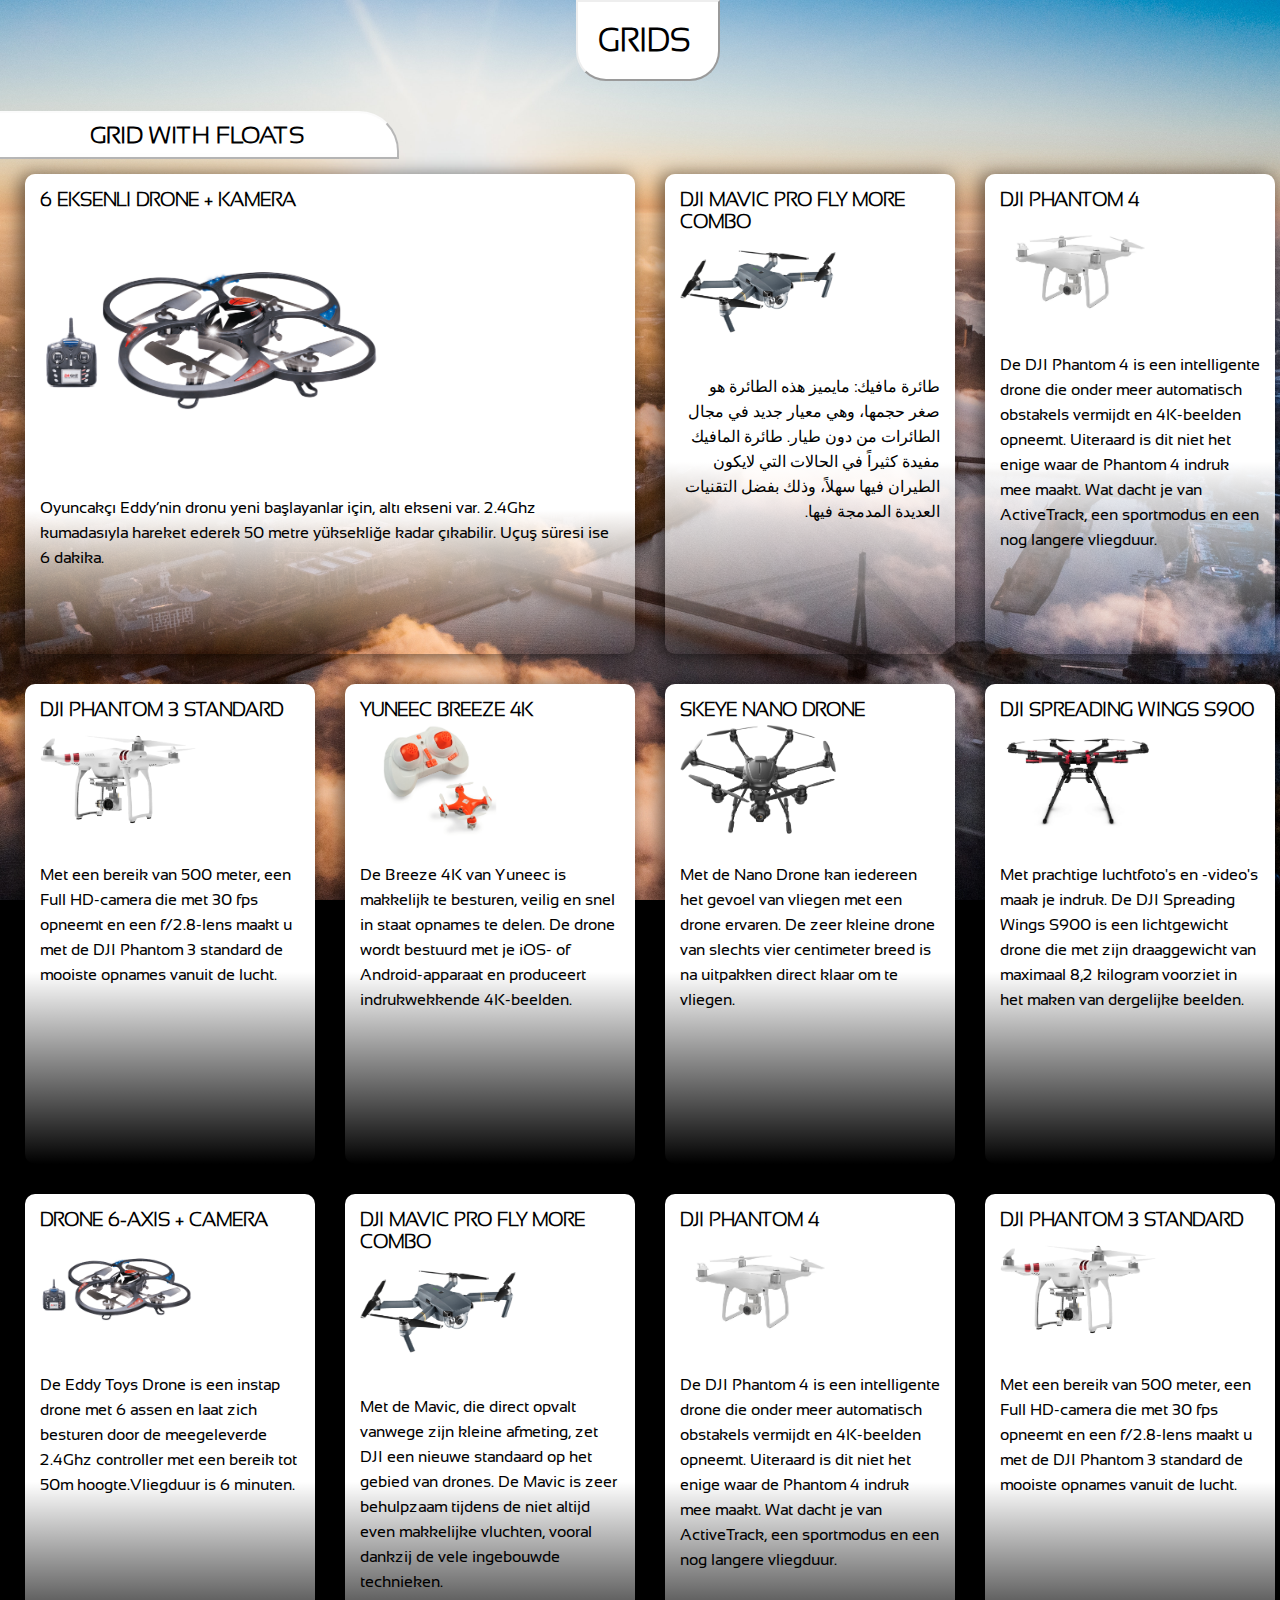
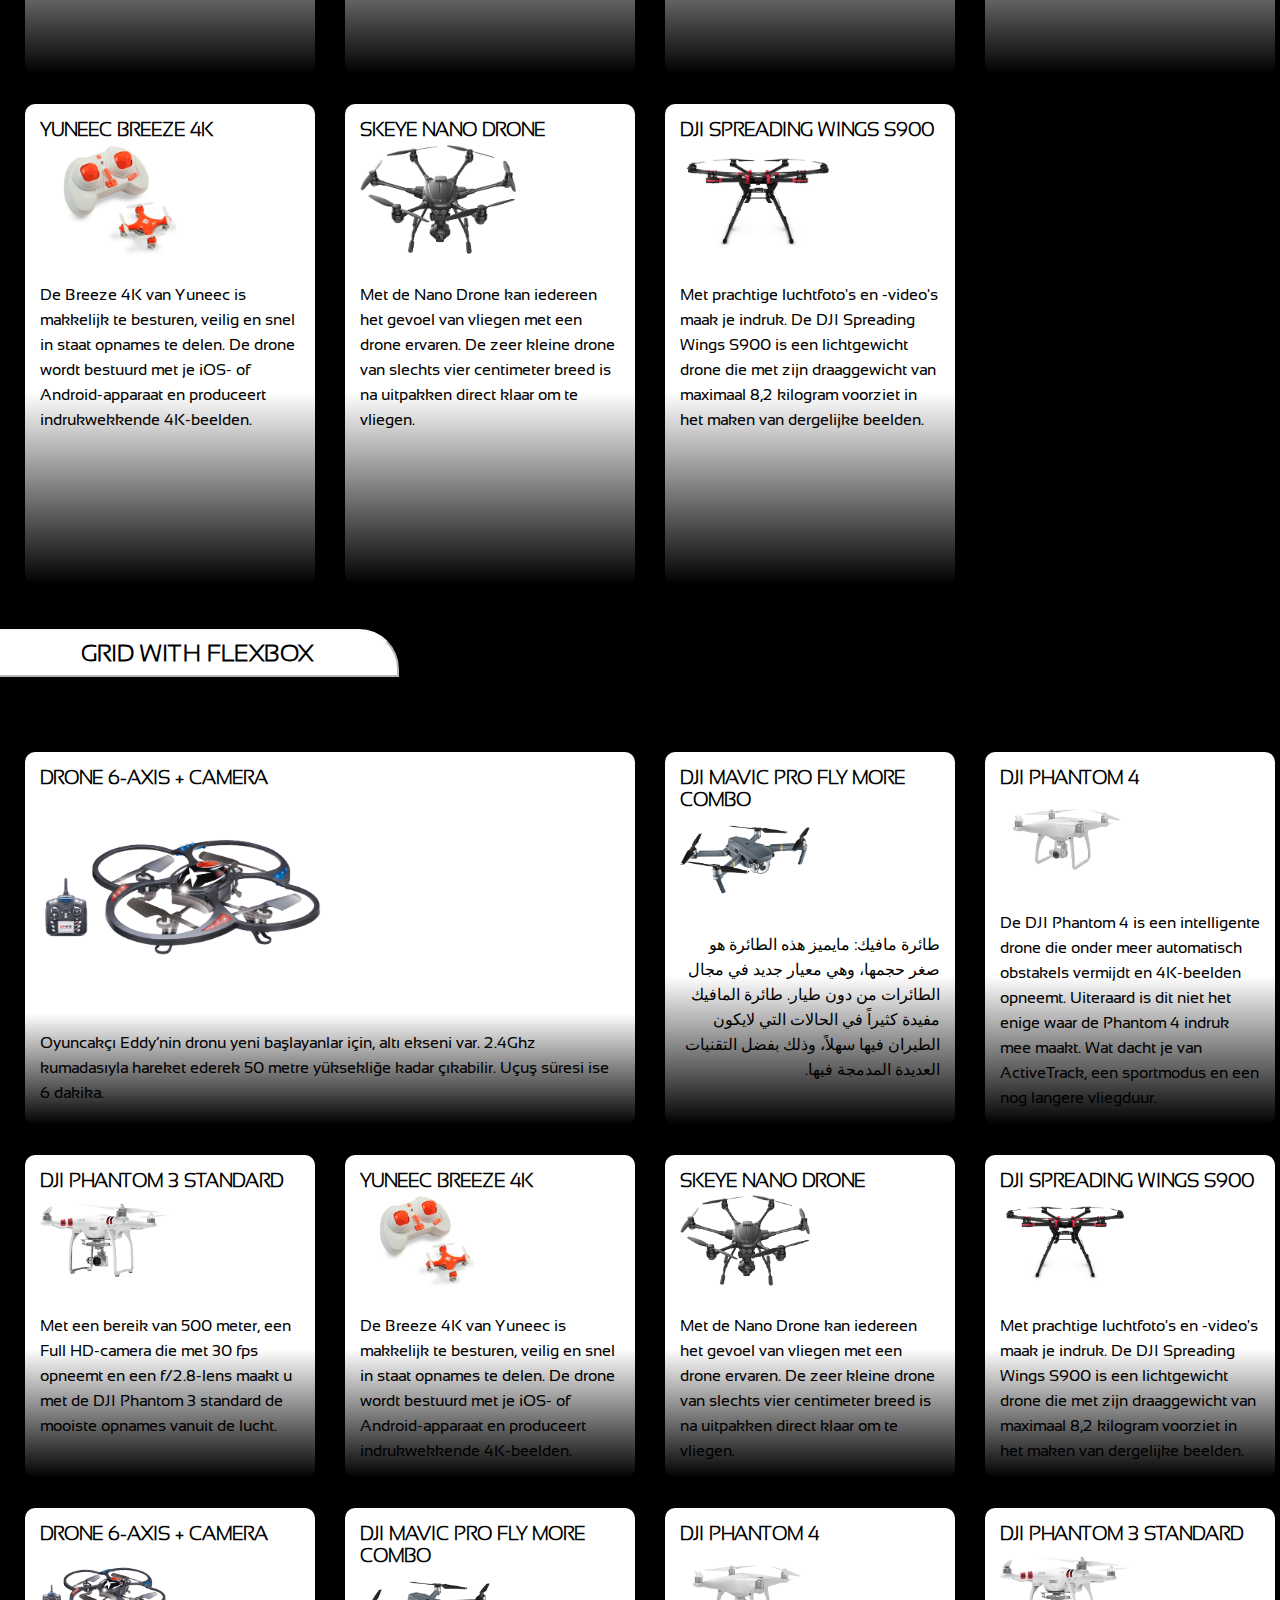
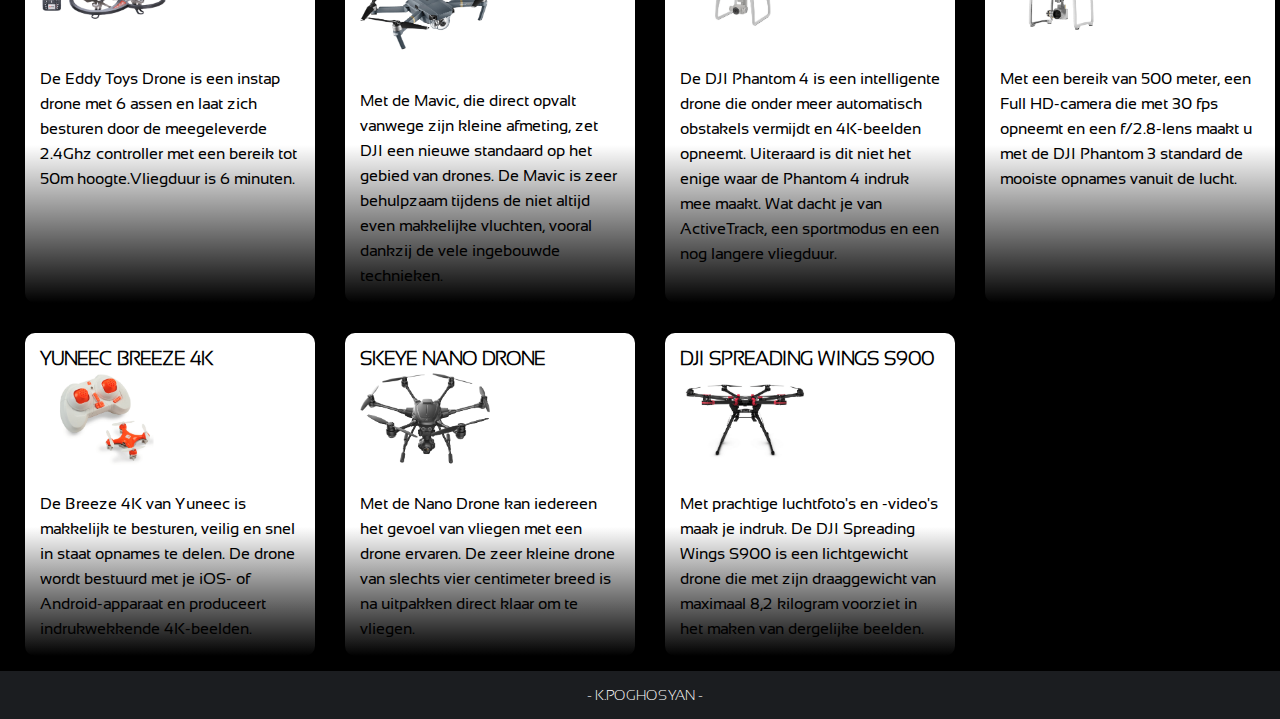
<file: Week2/index.html>
<!doctype html>
<html>
    <head>
        <meta charset="utf-8">
        <meta name="viewport" content="width=device-width, initial-scale=1.0">
        <title>Grids</title>
        <link rel="stylesheet" href="style.css">
    </head>
    <body>
        <header>
            <h1>Grids</h1>
        </header>
        <main>
            <section>
                <h2>Grid with floats</h2>
                <ul id="grid-floats">
                    <li class="grid-item">
                        <h3>6 Eksenli Drone + Kamera</h3>
                        <img src="images/drone1.png">
                        <p>Oyuncakçı Eddy’nin dronu yeni başlayanlar için, altı ekseni var. 2.4Ghz kumadasıyla hareket ederek 50 metre yüksekliğe kadar çıkabilir. Uçuş süresi ise 6 dakika.</p>
                    </li>
                    <li class="grid-item">
                        <h3>DJI Mavic Pro Fly More Combo</h3>
                        <img src="images/drone2.png">
                         <p dir="rtl">طائرة مافيك: مايميز هذه الطائرة هو صغر حجمها، وهي معيار جديد في مجال الطائرات من دون طيار. طائرة المافيك مفيدة كثيراً في الحالات التي لايكون الطيران فيها سهلاً، وذلك بفضل التقنيات العديدة المدمجة فيها.</p>
                    </li>
                    <li class="grid-item">
                        <h3>DJI Phantom 4</h3>
                        <img src="images/drone3.png">
                        <p>De DJI Phantom 4 is een intelligente drone die onder meer automatisch obstakels vermijdt en 4K-beelden opneemt. Uiteraard is dit niet het enige waar de Phantom 4 indruk mee maakt. Wat dacht je van ActiveTrack, een sportmodus en een nog langere vliegduur.</p>
                    </li>
                    <li class="grid-item">
                        <h3>DJI Phantom 3 Standard</h3>
                        <img src="images/drone4.png">
                        <p>Met een bereik van 500 meter, een Full HD-camera die met 30 fps opneemt en een f/2.8-lens maakt u met de DJI Phantom 3 standard de mooiste opnames vanuit de lucht.</p>
                    </li>
                    <li class="grid-item">
                        <h3>YUNEEC Breeze 4K</h3>
                        <img src="images/drone5.png">
                        <p>De Breeze 4K van Yuneec is makkelijk te besturen, veilig en snel in staat opnames te delen. De drone wordt bestuurd met je iOS- of Android-apparaat en produceert indrukwekkende 4K-beelden.</p>
                    </li>
                    <li class="grid-item">
                        <h3>SKEYE Nano Drone</h3>
                        <img src="images/drone6.png">
                        <p>Met de Nano Drone kan iedereen het gevoel van vliegen met een drone ervaren. De zeer kleine drone van slechts vier centimeter breed is na uitpakken direct klaar om te vliegen.</p>
                    </li>
                    <li class="grid-item">
                        <h3>DJI Spreading Wings S900</h3>
                        <img src="images/drone7.png">
                        <p>Met prachtige luchtfoto's en -video's maak je indruk. De DJI Spreading Wings S900 is een lichtgewicht drone die met zijn draaggewicht van maximaal 8,2 kilogram voorziet in het maken van dergelijke beelden.</p>
                    </li>
                    <li class="grid-item">
                        <h3>Drone 6-AXIS + camera</h3>
                        <img src="images/drone1.png">
                        <p>De Eddy Toys Drone is een instap drone met 6 assen en laat zich besturen door de meegeleverde 2.4Ghz controller met een bereik tot 50m hoogte.Vliegduur is 6 minuten.</p>
                    </li>
                    <li class="grid-item">
                        <h3>DJI Mavic Pro Fly More Combo</h3>
                        <img src="images/drone2.png">
                        <p>Met de Mavic, die direct opvalt vanwege zijn kleine afmeting, zet DJI een nieuwe standaard op het gebied van drones. De Mavic is zeer behulpzaam tijdens de niet altijd even makkelijke vluchten, vooral dankzij de vele ingebouwde technieken.</p>
                    </li>
                    <li class="grid-item">
                        <h3>DJI Phantom 4</h3>
                        <img src="images/drone3.png">
                        <p>De DJI Phantom 4 is een intelligente drone die onder meer automatisch obstakels vermijdt en 4K-beelden opneemt. Uiteraard is dit niet het enige waar de Phantom 4 indruk mee maakt. Wat dacht je van ActiveTrack, een sportmodus en een nog langere vliegduur.</p>
                    </li>
                    <li class="grid-item">
                        <h3>DJI Phantom 3 Standard</h3>
                        <img src="images/drone4.png">
                        <p>Met een bereik van 500 meter, een Full HD-camera die met 30 fps opneemt en een f/2.8-lens maakt u met de DJI Phantom 3 standard de mooiste opnames vanuit de lucht.</p>
                    </li>
                    <li class="grid-item">
                        <h3>YUNEEC Breeze 4K</h3>
                        <img src="images/drone5.png">
                        <p>De Breeze 4K van Yuneec is makkelijk te besturen, veilig en snel in staat opnames te delen. De drone wordt bestuurd met je iOS- of Android-apparaat en produceert indrukwekkende 4K-beelden.</p>
                    </li>
                    <li class="grid-item">
                        <h3>SKEYE Nano Drone</h3>
                        <img src="images/drone6.png">
                        <p>Met de Nano Drone kan iedereen het gevoel van vliegen met een drone ervaren. De zeer kleine drone van slechts vier centimeter breed is na uitpakken direct klaar om te vliegen.</p>
                    </li>
                    <li class="grid-item">
                        <h3>DJI Spreading Wings S900</h3>
                        <img src="images/drone7.png">
                        <p>Met prachtige luchtfoto's en -video's maak je indruk. De DJI Spreading Wings S900 is een lichtgewicht drone die met zijn draaggewicht van maximaal 8,2 kilogram voorziet in het maken van dergelijke beelden.</p>
                    </li>
                </ul>
                
            </section>
            <section>
                <h2>Grid with flexbox</h2>
                <ul id="grid-flex">
                    <li class="grid-item">
                        <h3>Drone 6-AXIS + camera</h3>
                        <img src="images/drone1.png">
                        <p>Oyuncakçı Eddy’nin dronu yeni başlayanlar için, altı ekseni var. 2.4Ghz kumadasıyla hareket ederek 50 metre yüksekliğe kadar çıkabilir. Uçuş süresi ise 6 dakika.</p>
                    </li>
                    <li class="grid-item">
                        <h3>DJI Mavic Pro Fly More Combo</h3>
                        <img src="images/drone2.png">
                         <p dir="rtl">طائرة مافيك: مايميز هذه الطائرة هو صغر حجمها، وهي معيار جديد في مجال الطائرات من دون طيار. طائرة المافيك مفيدة كثيراً في الحالات التي لايكون الطيران فيها سهلاً، وذلك بفضل التقنيات العديدة المدمجة فيها.</p>
                    </li>
                    <li class="grid-item">
                        <h3>DJI Phantom 4</h3>
                        <img src="images/drone3.png">
                        <p>De DJI Phantom 4 is een intelligente drone die onder meer automatisch obstakels vermijdt en 4K-beelden opneemt. Uiteraard is dit niet het enige waar de Phantom 4 indruk mee maakt. Wat dacht je van ActiveTrack, een sportmodus en een nog langere vliegduur.</p>
                    </li>
                    <li class="grid-item">
                        <h3>DJI Phantom 3 Standard</h3>
                        <img src="images/drone4.png">
                        <p>Met een bereik van 500 meter, een Full HD-camera die met 30 fps opneemt en een f/2.8-lens maakt u met de DJI Phantom 3 standard de mooiste opnames vanuit de lucht.</p>
                    </li>
                    <li class="grid-item">
                        <h3>YUNEEC Breeze 4K</h3>
                        <img src="images/drone5.png">
                        <p>De Breeze 4K van Yuneec is makkelijk te besturen, veilig en snel in staat opnames te delen. De drone wordt bestuurd met je iOS- of Android-apparaat en produceert indrukwekkende 4K-beelden.</p>
                    </li>
                    <li class="grid-item">
                        <h3>SKEYE Nano Drone</h3>
                        <img src="images/drone6.png">
                        <p>Met de Nano Drone kan iedereen het gevoel van vliegen met een drone ervaren. De zeer kleine drone van slechts vier centimeter breed is na uitpakken direct klaar om te vliegen.</p>
                    </li>
                    <li class="grid-item">
                        <h3>DJI Spreading Wings S900</h3>
                        <img src="images/drone7.png">
                        <p>Met prachtige luchtfoto's en -video's maak je indruk. De DJI Spreading Wings S900 is een lichtgewicht drone die met zijn draaggewicht van maximaal 8,2 kilogram voorziet in het maken van dergelijke beelden.</p>
                    </li>
                    <li class="grid-item">
                        <h3>Drone 6-AXIS + camera</h3>
                        <img src="images/drone1.png">
                        <p>De Eddy Toys Drone is een instap drone met 6 assen en laat zich besturen door de meegeleverde 2.4Ghz controller met een bereik tot 50m hoogte.Vliegduur is 6 minuten.</p>
                    </li>
                    <li class="grid-item">
                        <h3>DJI Mavic Pro Fly More Combo</h3>
                        <img src="images/drone2.png">
                        <p>Met de Mavic, die direct opvalt vanwege zijn kleine afmeting, zet DJI een nieuwe standaard op het gebied van drones. De Mavic is zeer behulpzaam tijdens de niet altijd even makkelijke vluchten, vooral dankzij de vele ingebouwde technieken.</p>
                    </li>
                    <li class="grid-item">
                        <h3>DJI Phantom 4</h3>
                        <img src="images/drone3.png">
                        <p>De DJI Phantom 4 is een intelligente drone die onder meer automatisch obstakels vermijdt en 4K-beelden opneemt. Uiteraard is dit niet het enige waar de Phantom 4 indruk mee maakt. Wat dacht je van ActiveTrack, een sportmodus en een nog langere vliegduur.</p>
                    </li>
                    <li class="grid-item">
                        <h3>DJI Phantom 3 Standard</h3>
                        <img src="images/drone4.png">
                        <p>Met een bereik van 500 meter, een Full HD-camera die met 30 fps opneemt en een f/2.8-lens maakt u met de DJI Phantom 3 standard de mooiste opnames vanuit de lucht.</p>
                    </li>
                    <li class="grid-item">
                        <h3>YUNEEC Breeze 4K</h3>
                        <img src="images/drone5.png">
                        <p>De Breeze 4K van Yuneec is makkelijk te besturen, veilig en snel in staat opnames te delen. De drone wordt bestuurd met je iOS- of Android-apparaat en produceert indrukwekkende 4K-beelden.</p>
                    </li>
                    <li class="grid-item">
                        <h3>SKEYE Nano Drone</h3>
                        <img src="images/drone6.png">
                        <p>Met de Nano Drone kan iedereen het gevoel van vliegen met een drone ervaren. De zeer kleine drone van slechts vier centimeter breed is na uitpakken direct klaar om te vliegen.</p>
                    </li>
                    <li class="grid-item">
                        <h3>DJI Spreading Wings S900</h3>
                        <img src="images/drone7.png">
                        <p>Met prachtige luchtfoto's en -video's maak je indruk. De DJI Spreading Wings S900 is een lichtgewicht drone die met zijn draaggewicht van maximaal 8,2 kilogram voorziet in het maken van dergelijke beelden.</p>
                    </li>
                </ul>
            </section>
        </main>
    </body>
</html>
</file>
<file: Week2/style.css>
*{
    margin:0;
    padding:0;
}

 html {
    font-family:'newFont','Courier New', Courier, monospace;
    background-color: #000;
}

@font-face {
    font-family:'newFont';
    src: url('Font/Sansation_Light.ttf');
}

@font-face {
    font-family:'newFont1';
    src: url('Font/Sansation_Regular.ttf');
}

h1{ border:2px outset;
    background-color:#fff;
    border-radius: 0 0 30px 30px;
    padding:20px;
    width:100px;
    color:#000;
    position:relative;
    left:45%;
}

h2{      
    background-color:#fff;
    color:#000;
    border:2.5px outset rgba(250,250,250,0.8) ;
    width:30vw;
    text-align: center;
    margin-left:-15px;
    border-radius: 0  40px 0 0;
    padding:8px; 
}

h3{
    font-size: 1.2em;
}

p {
  line-height: 25px; 
  font-family:'newFont1';
  margin-top:20px;
}

section{
    width:100%;
    margin-top:30px;
    margin-left: 10px;
}

ul li {
    list-style: none;
}

h1,h2,h3 {
    text-transform: uppercase;
 }

.grid-item{
    box-shadow:-4px 2px 17px 2px rgba(0, 0, 0, 0.5);
    border-radius: 10px;
    transition: 1s;
}

.grid-item:nth-child(1){
    background:linear-gradient(#fff 70%,transparent);
}

.grid-item:nth-child(n+2){
    background:linear-gradient(#fff 60%,transparent);
}

.grid-item:hover{
    background-color: #fff;
    transform:translate(2px,2px);
    transition: 1s;
}

/* grid-floats */

#grid-floats {
    width: 100%;
}

#grid-floats .grid-item {
    float: left;
    width:calc(100% / 4 - 60px );
    height: 450px;
    margin:15px;
    padding:15px;
    overflow-y: scroll;
    overflow-x: hidden;
}

#grid-floats::after {
    display:block;
    content:'';
    clear:both;
}

#grid-floats .grid-item:nth-child(1){
    width:calc(100% / 2 - 60px);
}

#grid-floats img {
    width:calc(100% / 4 );
    min-width: 60%;
}

.grid-item img {
    width:calc(100% / 4 );
    min-width: 60%;
    animation-name:move;
    animation-duration:2s;
    animation-iteration-count:infinite;
    animation-timing-function: linear;
    animation-direction: alternate;
}

@keyframes move {
    0% { left:0;
        top:0;
    }
    25% {
        position: relative;
        top:0px;
        left:10px;
    }
    50% {
        position: relative;
        top:5px;
        left:10px;
    }
    75% {position: relative;
        left:0;
        top:5px;
    }
    100%{
        position: relative;
        left:0;
        top:0;
    }
}
@-webkit-keyframes move {
    0% { left:0;
        top:0;
        }
    25% {
        position: relative;
        top:0px;
        left:10px;
    }
    50% {
        position: relative;
        top:5px;
        left:10px;
    }
    75% {position: relative;
        left:0;
        top:5px;
    }
    100%{
        position: relative;
        left:0;
        top:0;
    }
}
/* grid flex */

#grid-flex {
    margin-top:60px;
    width: 100%;
    display:flex;
    flex-direction: row;
    flex-wrap:wrap;
}

#grid-flex img {
    width:20%;
    min-width: 50%;
}

#grid-flex .grid-item {
    flex-basis: calc(100% / 4 - 60px);
    margin:15px;
    padding:15px;
}

#grid-flex .grid-item:nth-child(1){
     flex:2 0  30vw ;
}

#grid-flex::after{
    content:'- K.Poghosyan -';
    color:white;
    border:1px inset transparent ;
    background-color:rgba(49, 53, 58, 0.548);
    width:100%;
    text-align: center;
    padding: 15px;
    font-size: 14px;
    margin-left: -10px;
    text-transform: uppercase;
}

/* Scroll bar */

.grid-item::-webkit-scrollbar {
    width:8px;
    background-color:transparent;
    border-radius: 20px;
}

.grid-item::-webkit-scrollbar-thumb{
    border-radius: 10px;
    background-color:rgba(0, 0, 0, 0.7);
}

/* Media queries */

 /* laptop */

 @media only  screen  and  (min-width:771px){
    body{
        background:url('bgimage.jpg') ;
        min-width: 100%;
        height:auto;
        background-position: center;
        background-attachment: fixed;
        background-size: cover;
 } 
}
/*  */

@media only screen and (max-width:320px), (min-width:321px) and (max-width:480px) , (min-width:481px) and (max-width:770px){
    
  body {
      background-image:url('bgimage.jpg');
      background-repeat: no-repeat;
      background-size:contain;
      width:100%;
      min-width:100%;
}
    
h1{ 
    border-radius:0 3px 3px 0;
    border: 2px inset rgba(250,250,250,0.8);
    position: relative;
    left:0;
    top:100px; 
    width:33%;
    font-size: 1em;
    padding:5px;
    text-align: right;
    color:#000;
    margin-left:-3px;
}
    
h2 {
    color:white;
    font-size: 1em;
    border:1px solid transparent;
    border-radius: 0 0 0 0;
    background-color: #000;
    width:100%;
    padding:10px;
    margin-bottom: 20px;
    text-align: center;
}
    
section{
   margin:0;
   background-image: url('7.jpg');
   background-size: contain;
   background-position: center;
   width:100%;
   min-width:100%;
}
    
section:nth-child(1){
    margin-top: 50%;
}
    
section:nth-child(2) h2{  
    border-color: #fff;
    background-color: rgb(250, 248, 248);
    color:#000;
    padding:18px;
}
}
/* Mobile */

 @media only  screen and (min-width:321px) and (max-width:480px)
{
    h3{
        font-size:18px;
    }

    p{  font-size: 0.9em;
        line-height: normal;
    }
    
    #grid-floats .grid-item{
      width:calc( 100% / 2 - 60px);
      height: 300px;
    }

    #grid-floats .grid-item:nth-child(1){
        width:83%;
        height:300px;
    }

    #grid-flex .grid-item:nth-child(1) {
        flex-basis:82%;
    }
    
    #grid-flex .grid-item:nth-child(n+2){
        flex-basis:calc(100% / 2 - 60px);
}
}
/* for smaller mobile screen sizes */

@media only screen and (max-width:320px){

    h3{
        font-size:18px;
    }

    p{  font-size: 0.9em;
        line-height: normal;
    }
    .grid-item {
         min-width:180px;
}
}

/* Tablets   */

@media only screen and (min-width:481px) and (max-width:770px){
    
     p{  
      font-size: 0.9em;
      line-height: normal;
    }

 #grid-floats .grid-item  {
     width:calc(100% / 3 - 60px);
     height: 350px;
}  

 #grid-floats .grid-item:nth-child(1),#grid-floats .grid-item:nth-child(2){
    width:calc(100% / 2 - 60px); 
    height: 320px;    
}

#grid-flex .grid-item
 {
    flex-basis: calc(100% / 3 - 60px);
 }
  
 #grid-flex .grid-item:nth-child(2) , .grid-item:nth-child(1)
 {
     flex-basis: calc(100% / 2 - 60px );
 }
}
</file>
